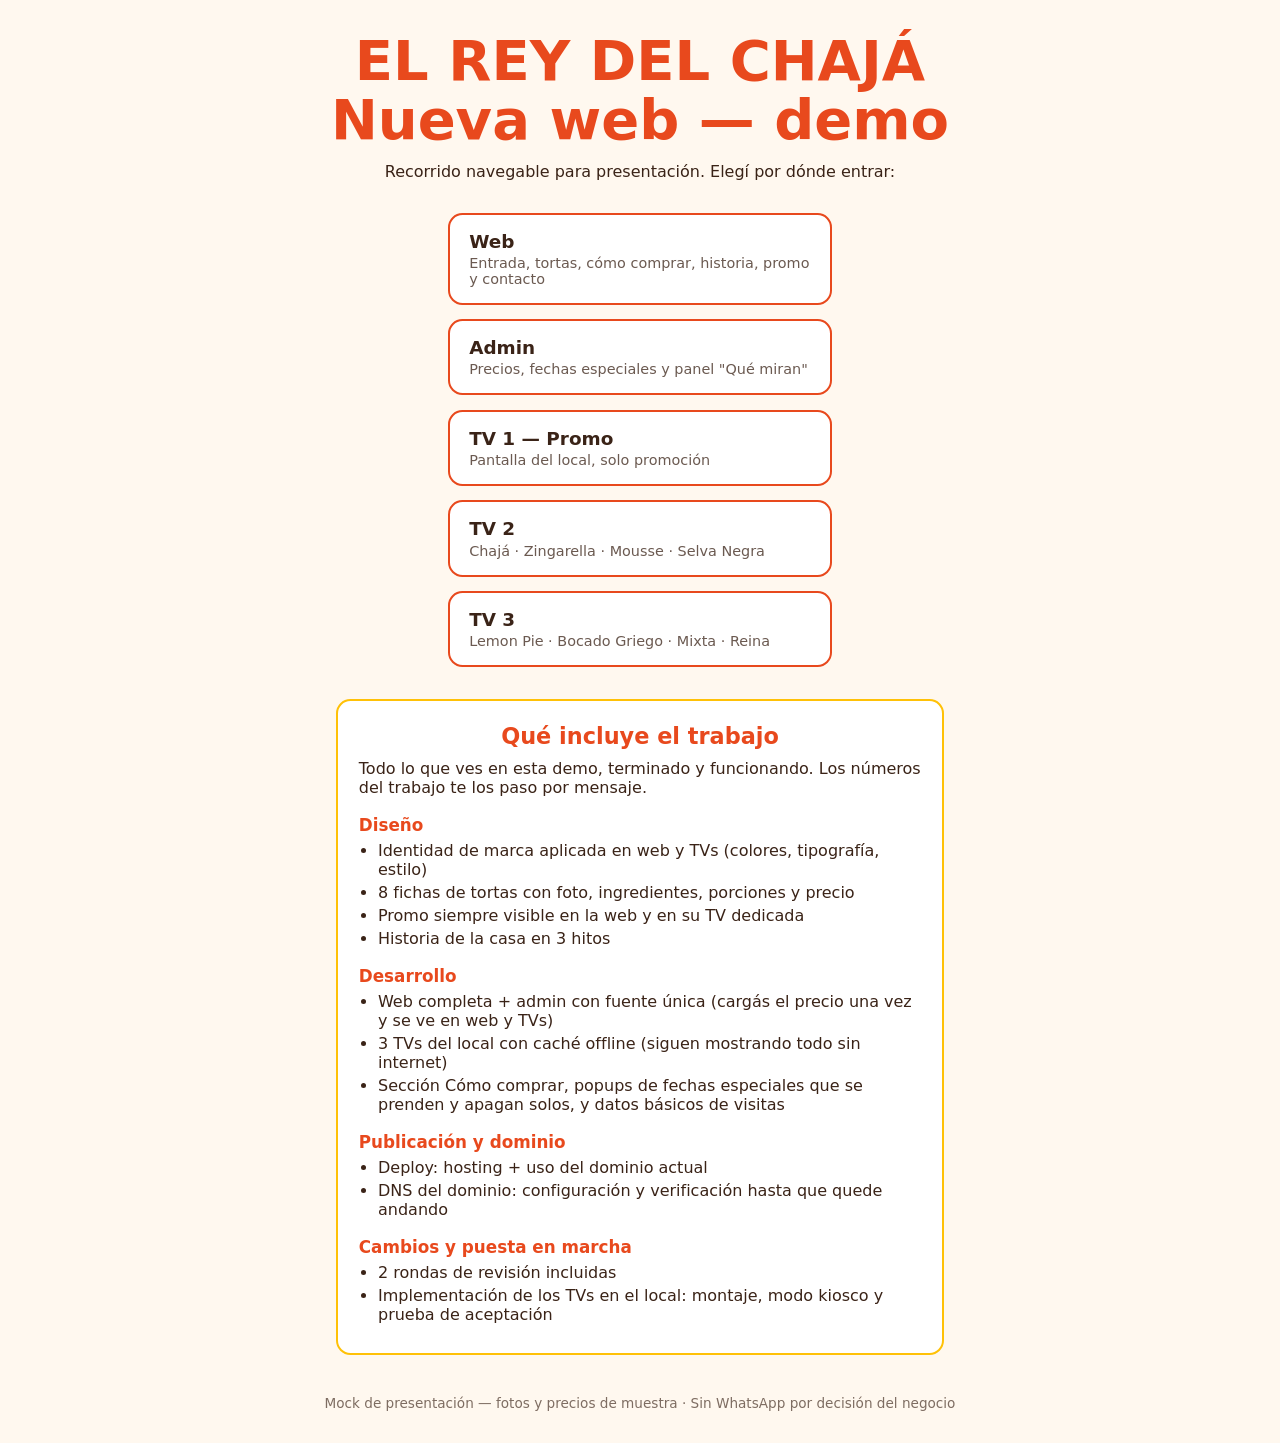
<file: index.html>
<!DOCTYPE html>
<html lang="es-AR">
<head>
<meta charset="utf-8">
<meta name="viewport" content="width=device-width, initial-scale=1">
<title>El Rey del Chajá — Nueva web (demo)</title>
<style>
  :root { --marca:#E8491D; --amarillo:#FFC107; --texto:#3A2317; --crema:#FFF8EF; }
  * { box-sizing:border-box; margin:0; padding:0; }
  body { font-family:system-ui, -apple-system, "Segoe UI", sans-serif; background:var(--crema); color:var(--texto); min-height:100vh; display:flex; flex-direction:column; align-items:center; justify-content:center; padding:2rem 1rem; }
  h1 { color:var(--marca); font-size:clamp(2rem,7vw,3.5rem); text-align:center; line-height:1.05; }
  p.sub { margin:.75rem 0 2rem; text-align:center; max-width:36rem; }
  nav { display:grid; gap:.9rem; width:min(24rem,100%); }
  a.card { display:block; text-decoration:none; color:var(--texto); background:#fff; border:2px solid var(--marca); border-radius:.9rem; padding:1rem 1.2rem; font-weight:700; font-size:1.15rem; }
  a.card small { display:block; font-weight:400; font-size:.9rem; opacity:.75; margin-top:.2rem; }
  a.card:hover { background:var(--marca); color:#fff; }
  a.card:hover small { opacity:.9; }
  section.plan { width:min(38rem,100%); background:#fff; border:2px solid var(--amarillo); border-radius:.9rem; padding:1.4rem 1.3rem; margin-top:2rem; }
   section.plan h2 { color:var(--marca); font-size:1.4rem; margin-bottom:.6rem; text-align:center; }
   section.plan h3 { color:var(--marca); font-size:1.05rem; margin:1.1rem 0 .2rem; }
  section.plan p { margin:.5rem 0; }
  section.plan ul { margin:.4rem 0 .4rem 1.2rem; }
  section.plan li { margin:.25rem 0; }
  section.plan .precio { font-weight:700; }
  footer { margin-top:2.5rem; font-size:.85rem; opacity:.65; text-align:center; }
</style>
</head>
<body>
  <h1>EL REY DEL CHAJÁ<br>Nueva web — demo</h1>
  <p class="sub">Recorrido navegable para presentación. Elegí por dónde entrar:</p>
  <nav>
    <a class="card" href="mock/index.html">Web<small>Entrada, tortas, cómo comprar, historia, promo y contacto</small></a>
    <a class="card" href="mock/admin.html">Admin<small>Precios, fechas especiales y panel "Qué miran"</small></a>
    <a class="card" href="mock/tv1.html">TV 1 — Promo<small>Pantalla del local, solo promoción</small></a>
    <a class="card" href="mock/tv2.html">TV 2<small>Chajá · Zingarella · Mousse · Selva Negra</small></a>
    <a class="card" href="mock/tv3.html">TV 3<small>Lemon Pie · Bocado Griego · Mixta · Reina</small></a>
  </nav>
  <section class="plan">
    <h2>Qué incluye el trabajo</h2>
    <p>Todo lo que ves en esta demo, terminado y funcionando. Los números del trabajo te los paso por mensaje.</p>
    <h3>Diseño</h3>
    <ul>
      <li>Identidad de marca aplicada en web y TVs (colores, tipografía, estilo)</li>
      <li>8 fichas de tortas con foto, ingredientes, porciones y precio</li>
      <li>Promo siempre visible en la web y en su TV dedicada</li>
      <li>Historia de la casa en 3 hitos</li>
    </ul>
    <h3>Desarrollo</h3>
    <ul>
      <li>Web completa + admin con fuente única (cargás el precio una vez y se ve en web y TVs)</li>
      <li>3 TVs del local con caché offline (siguen mostrando todo sin internet)</li>
      <li>Sección Cómo comprar, popups de fechas especiales que se prenden y apagan solos, y datos básicos de visitas</li>
    </ul>
    <h3>Publicación y dominio</h3>
    <ul>
      <li>Deploy: hosting + uso del dominio actual</li>
      <li>DNS del dominio: configuración y verificación hasta que quede andando</li>
    </ul>
    <h3>Cambios y puesta en marcha</h3>
    <ul>
      <li>2 rondas de revisión incluidas</li>
      <li>Implementación de los TVs en el local: montaje, modo kiosco y prueba de aceptación</li>
    </ul>
  </section>
  <footer>Mock de presentación — fotos y precios de muestra · Sin WhatsApp por decisión del negocio</footer>
</body>
</html>
</file>
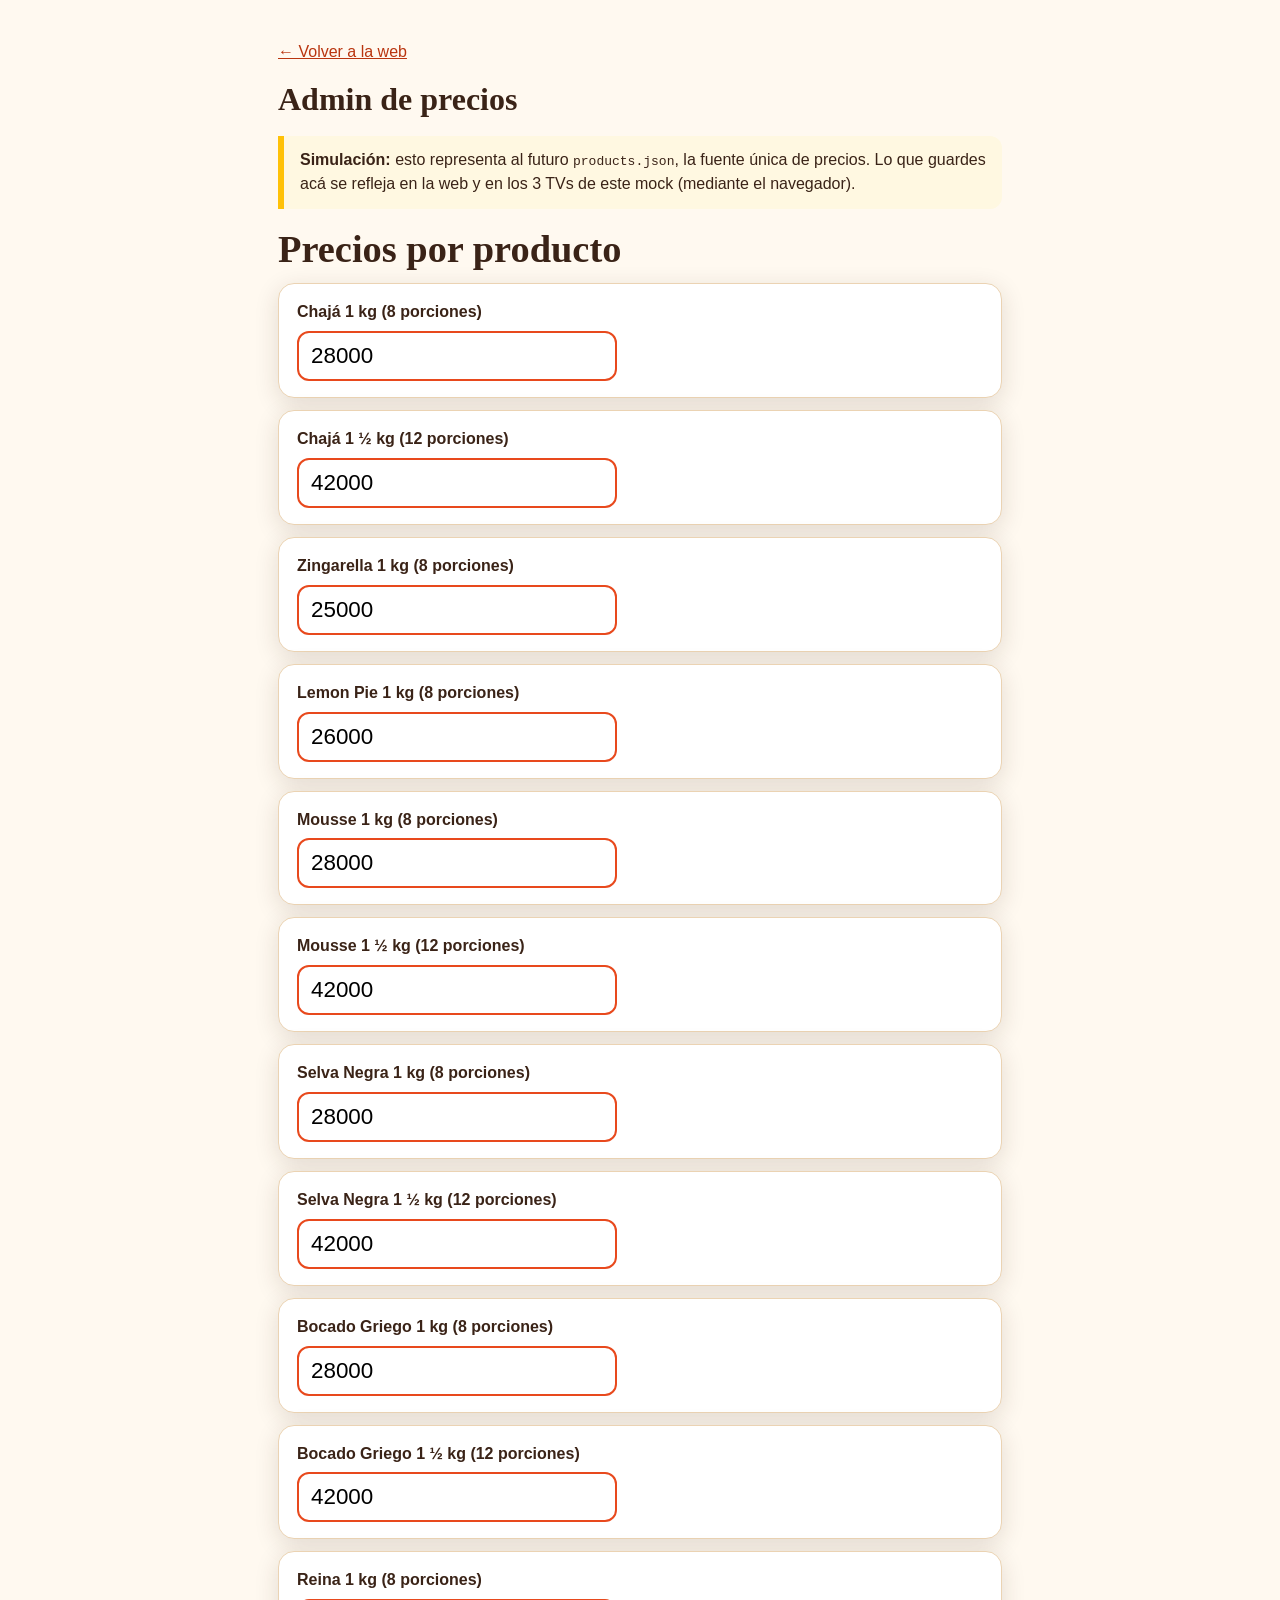
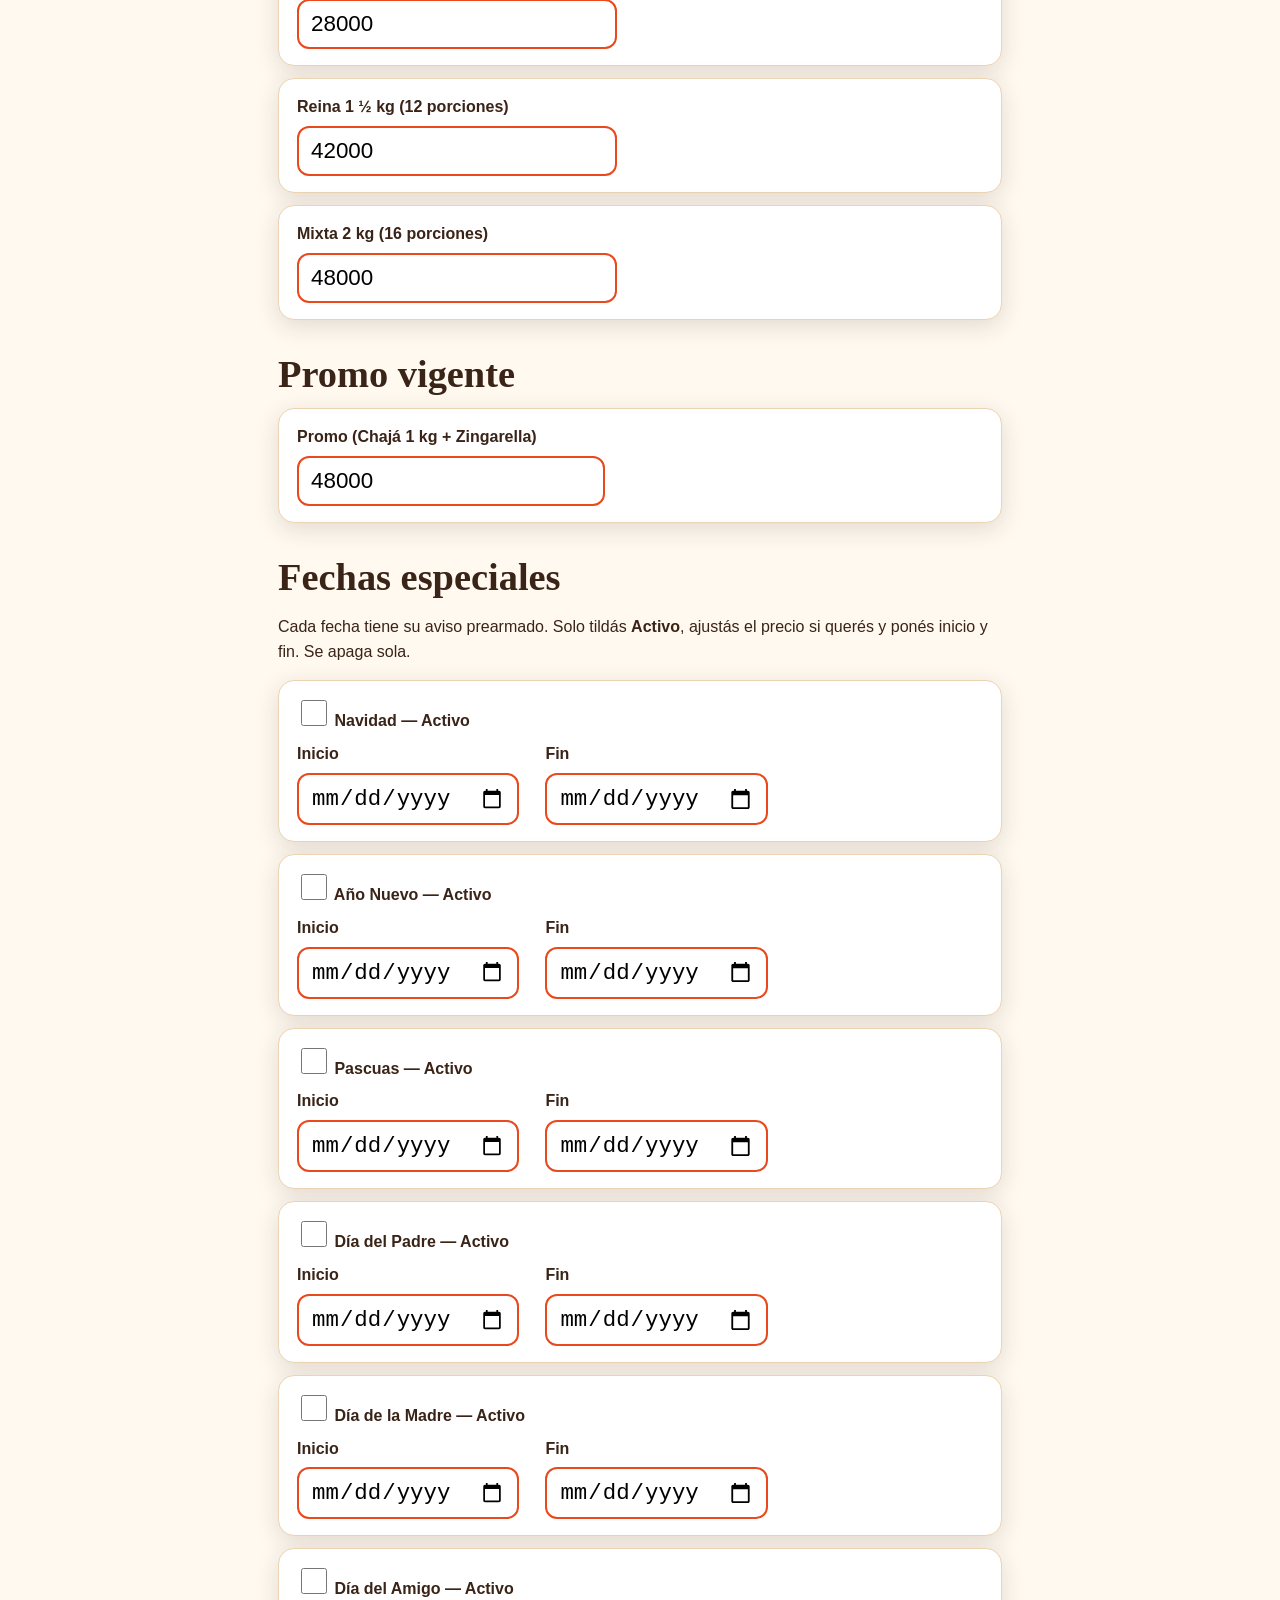
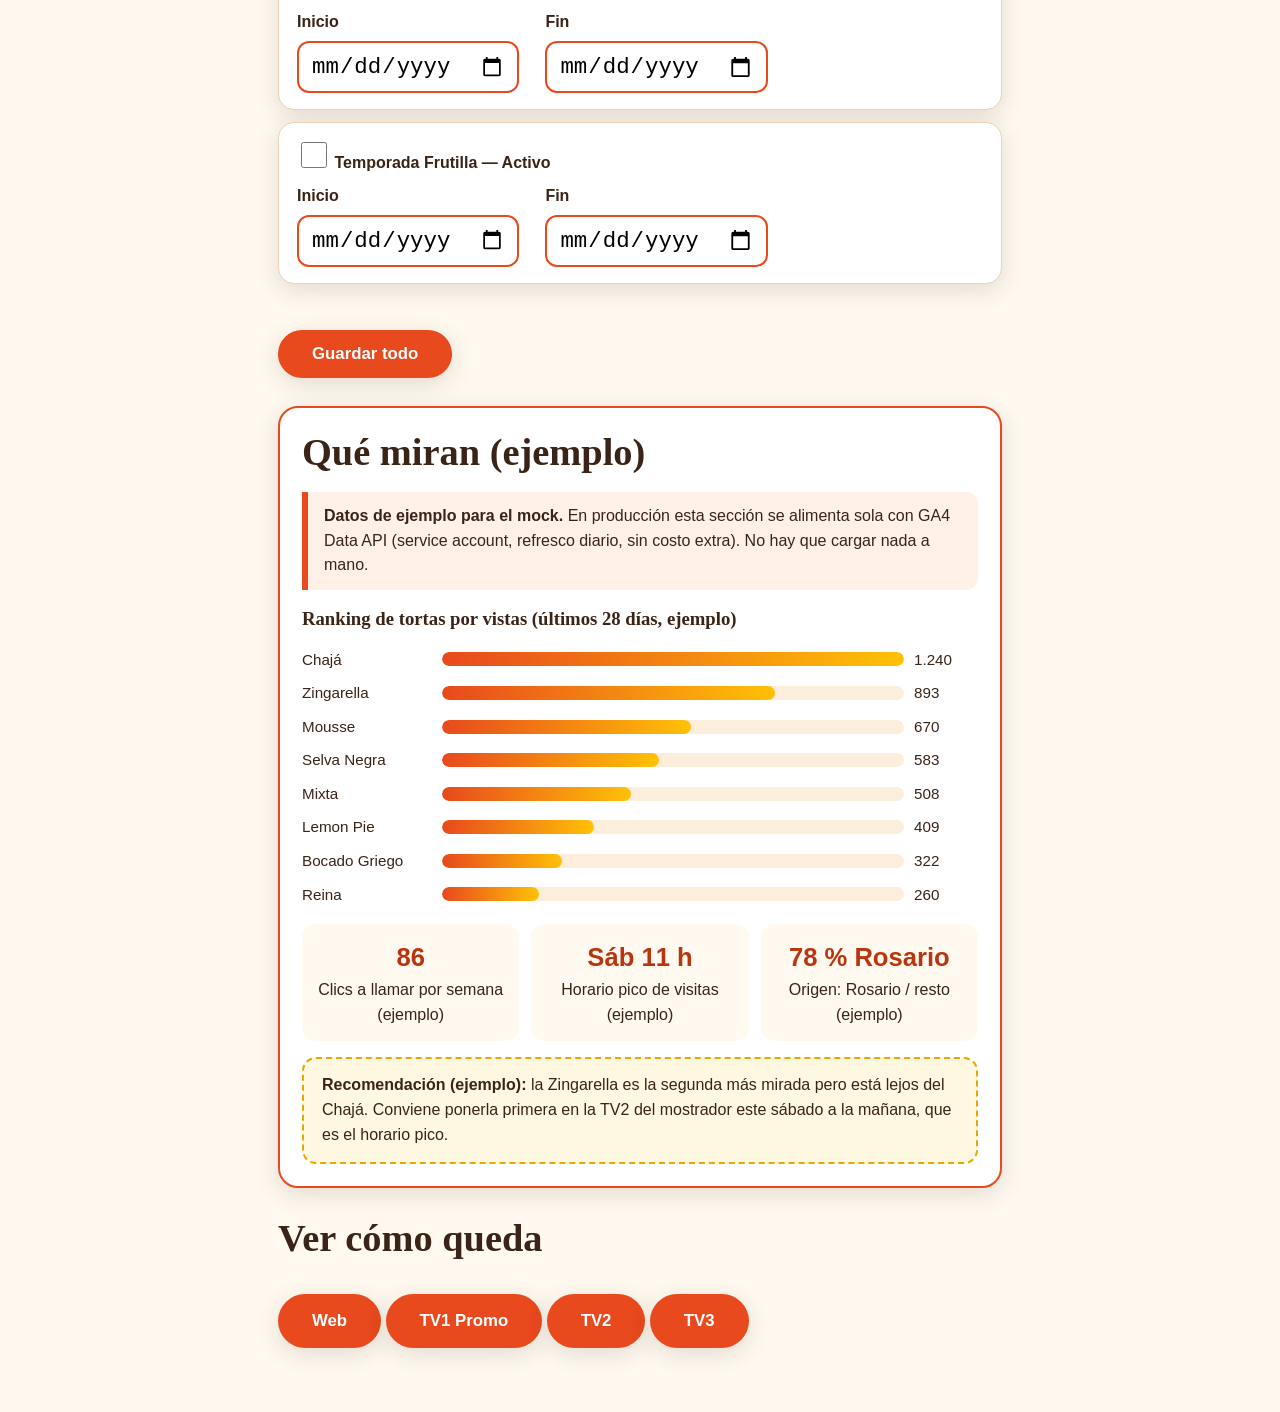
<file: mock/admin.html>
<!DOCTYPE html>
<html lang="es">
<head>
<meta charset="utf-8">
<meta name="viewport" content="width=device-width, initial-scale=1">
<title>Admin de precios — El Rey del Chajá (mock)</title>
<link rel="stylesheet" href="style.css">
</head>
<body class="admin">
<div class="wrap" style="padding-top:24px;padding-bottom:48px;max-width:760px">
  <p><a href="index.html">← Volver a la web</a></p>
  <h1>Admin de precios</h1>
  <div class="nota-admin">
    <strong>Simulación:</strong> esto representa al futuro <code>products.json</code>, la fuente única de precios.
    Lo que guardes acá se refleja en la web y en los 3 TVs de este mock (mediante el navegador).
  </div>

  <h2 style="text-align:left">Precios por producto</h2>
  <div id="campos"></div>

  <h2 style="text-align:left;margin-top:32px">Promo vigente</h2>
  <div class="campo">
    <div class="fila">
      <div><label for="p-promo">Promo (Chajá 1 kg + Zingarella)</label><br>
      <input type="number" id="p-promo" min="0" step="500"></div>
    </div>
  </div>

  <h2 style="text-align:left;margin-top:32px">Fechas especiales</h2>
  <p>Cada fecha tiene su aviso prearmado. Solo tildás <strong>Activo</strong>, ajustás el precio si querés y ponés inicio y fin. Se apaga sola.</p>
  <div id="fechas"></div>

  <div style="margin:28px 0;display:flex;gap:12px;flex-wrap:wrap">
    <button class="btn" id="guardar">Guardar todo</button>
    <span id="ok" style="align-self:center;font-weight:700;color:var(--marca-osc)"></span>
  </div>

  <section class="analytics" aria-label="Qué miran, datos de ejemplo">
    <h2 style="text-align:left">Qué miran (ejemplo)</h2>
    <div class="nota-admin ejemplo-aviso">
      <strong>Datos de ejemplo para el mock.</strong> En producción esta sección se alimenta sola con
      GA4 Data API (service account, refresco diario, sin costo extra). No hay que cargar nada a mano.
    </div>
    <h3 style="margin-top:16px">Ranking de tortas por vistas (últimos 28 días, ejemplo)</h3>
    <ul class="ranking">
      <li><span>Chajá</span><span class="barra"><i style="width:100%"></i></span><span>1.240</span></li>
      <li><span>Zingarella</span><span class="barra"><i style="width:72%"></i></span><span>893</span></li>
      <li><span>Mousse</span><span class="barra"><i style="width:54%"></i></span><span>670</span></li>
      <li><span>Selva Negra</span><span class="barra"><i style="width:47%"></i></span><span>583</span></li>
      <li><span>Mixta</span><span class="barra"><i style="width:41%"></i></span><span>508</span></li>
      <li><span>Lemon Pie</span><span class="barra"><i style="width:33%"></i></span><span>409</span></li>
      <li><span>Bocado Griego</span><span class="barra"><i style="width:26%"></i></span><span>322</span></li>
      <li><span>Reina</span><span class="barra"><i style="width:21%"></i></span><span>260</span></li>
    </ul>
    <div class="kpis">
      <div class="kpi"><strong>86</strong>Clics a llamar por semana (ejemplo)</div>
      <div class="kpi"><strong>Sáb 11 h</strong>Horario pico de visitas (ejemplo)</div>
      <div class="kpi"><strong>78 % Rosario</strong>Origen: Rosario / resto (ejemplo)</div>
    </div>
    <div class="reco"><strong>Recomendación (ejemplo):</strong> la Zingarella es la segunda más mirada pero está lejos del Chajá. Conviene ponerla primera en la TV2 del mostrador este sábado a la mañana, que es el horario pico.</div>
  </section>

  <h2 style="text-align:left">Ver cómo queda</h2>
  <p>
    <a class="btn" href="index.html">Web</a>
    <a class="btn" href="tv1.html">TV1 Promo</a>
    <a class="btn" href="tv2.html">TV2</a>
    <a class="btn" href="tv3.html">TV3</a>
  </p>
</div>

<script>
var CAMPOS = [
  ["Chajá 1 kg (8 porciones)", "chaja_1kg", 28000],
  ["Chajá 1 ½ kg (12 porciones)", "chaja_15kg", 42000],
  ["Zingarella 1 kg (8 porciones)", "zingarella", 25000],
  ["Lemon Pie 1 kg (8 porciones)", "lemon", 26000],
  ["Mousse 1 kg (8 porciones)", "mousse_1kg", 28000],
  ["Mousse 1 ½ kg (12 porciones)", "mousse_15kg", 42000],
  ["Selva Negra 1 kg (8 porciones)", "selva_1kg", 28000],
  ["Selva Negra 1 ½ kg (12 porciones)", "selva_15kg", 42000],
  ["Bocado Griego 1 kg (8 porciones)", "bocado_1kg", 28000],
  ["Bocado Griego 1 ½ kg (12 porciones)", "bocado_15kg", 42000],
  ["Reina 1 kg (8 porciones)", "reina_1kg", 28000],
  ["Reina 1 ½ kg (12 porciones)", "reina_15kg", 42000],
  ["Mixta 2 kg (16 porciones)", "mixta", 48000]
];
var FECHAS = [
  ["Navidad", "navidad"], ["Año Nuevo", "anonuevo"], ["Pascuas", "pascuas"],
  ["Día del Padre", "padre"], ["Día de la Madre", "madre"],
  ["Día del Amigo", "amigo"], ["Temporada Frutilla", "frutilla"]
];
var KEY = "chaja_prices_v1";

function leer(){
  try{
    var g = JSON.parse(localStorage.getItem(KEY) || "null");
    if(g) return g;
  }catch(e){}
  return null;
}

// Armar inputs de precios
var cont = document.getElementById("campos");
var g0 = leer();
CAMPOS.forEach(function(c){
  var val = (g0 && g0.precios && g0.precios[c[1]] != null) ? g0.precios[c[1]] : c[2];
  var d = document.createElement("div");
  d.className = "campo";
  d.innerHTML = '<label>'+c[0]+'</label><br><input type="number" data-k="'+c[1]+'" value="'+val+'" min="0" step="500">';
  cont.appendChild(d);
});
document.getElementById("p-promo").value = (g0 && g0.precios && g0.precios.promo != null) ? g0.precios.promo : 48000;

// Armar fechas
var fc = document.getElementById("fechas");
FECHAS.forEach(function(f){
  var s = (g0 && g0.fechas && g0.fechas[f[1]]) || {activo:false, inicio:"", fin:""};
  var d = document.createElement("div");
  d.className = "campo";
  d.innerHTML = '<label><input type="checkbox" data-f="'+f[1]+'-activo"'+(s.activo?" checked":"")+'> '+f[0]+' — Activo</label>' +
    '<div class="fila" style="margin-top:8px"><div><label>Inicio</label><br><input type="date" data-f="'+f[1]+'-inicio" value="'+(s.inicio||"")+'"></div>' +
    '<div><label>Fin</label><br><input type="date" data-f="'+f[1]+'-fin" value="'+(s.fin||"")+'"></div></div>';
  fc.appendChild(d);
});

document.getElementById("guardar").addEventListener("click", function(){
  var precios = {};
  document.querySelectorAll("input[data-k]").forEach(function(i){ precios[i.getAttribute("data-k")] = Number(i.value); });
  precios.promo = Number(document.getElementById("p-promo").value);
  var fechas = {};
  FECHAS.forEach(function(f){
    fechas[f[1]] = {
      activo: document.querySelector('[data-f="'+f[1]+'-activo"]').checked,
      inicio: document.querySelector('[data-f="'+f[1]+'-inicio"]').value,
      fin: document.querySelector('[data-f="'+f[1]+'-fin"]').value
    };
  });
  localStorage.setItem(KEY, JSON.stringify({precios:precios, fechas:fechas}));
  document.getElementById("ok").textContent = "✓ Guardado. Abrí la web o los TVs para verlo.";
});
</script>
</body>
</html>
</file>
<file: mock/style.css>
/* El Rey del Chajá — mock compartido (index + admin + 3 TVs). Cero dependencias. */
/* Paleta de marca: rojo anaranjado #E8491D + amarillo #FFC107, base crema/blanco, marrón solo texto. */
:root{
  --marca:#E8491D; --marca-osc:#B9350F; --marca-claro:#F96F3F;
  --amarillo:#FFC107; --amarillo-fuerte:#E8A800; --amarillo-suave:#FFF3C4;
  --crema:#FFF9F0; --crema-2:#FDEEDB; --blanco:#FFFFFF;
  --texto:#3A2317; --texto-suave:#6B4A33;
  --sombra:0 6px 24px rgba(58,35,23,.14); --radio:16px;
  --fuente:"Playfair Display",Georgia,"Times New Roman",serif;
  --fuente-cuerpo:-apple-system,BlinkMacSystemFont,"Segoe UI",Roboto,"Helvetica Neue",Arial,sans-serif;
}
*{box-sizing:border-box}
html{scroll-behavior:smooth}
body{margin:0;font-family:var(--fuente-cuerpo);color:var(--texto);background:var(--crema);line-height:1.55}
img{max-width:100%;display:block}
a{color:var(--marca-osc)}
.wrap{max-width:1080px;margin:0 auto;padding:0 18px}
section.bloque{padding:56px 0}
h1,h2,h3{font-family:var(--fuente);color:var(--texto);line-height:1.15;margin:0 0 12px}
h2{font-size:clamp(1.6rem,4.5vw,2.4rem);text-align:center}
.sub{text-align:center;color:var(--texto-suave);margin:0 auto 28px;max-width:640px}

/* Header fijo */
header.top{position:sticky;top:0;z-index:40;background:var(--blanco);border-bottom:3px solid var(--marca)}
header.top .barra{display:flex;align-items:center;gap:10px;padding:10px 18px;max-width:1080px;margin:0 auto}
.corona{display:inline-block;font-size:1.7rem;transition:transform .25s ease;color:var(--marca)}
.marca{font-family:var(--fuente);font-weight:700;color:var(--texto);font-size:1.1rem}
nav.menu{margin-left:auto;display:flex;gap:14px;font-size:.92rem}
nav.menu a{text-decoration:none;color:var(--texto-suave)}
nav.menu a:hover{color:var(--marca-osc);text-decoration:underline}
.tel-chip{background:var(--marca);color:#fff;border-radius:999px;padding:6px 14px;text-decoration:none;font-weight:700;white-space:nowrap}
.tel-chip:hover{background:var(--marca-osc)}

/* 1) Entrada: cartel luminoso tipográfico, sin imagen */
#entrada{position:fixed;inset:0;z-index:100;display:flex;align-items:center;justify-content:center;background:#140B06;transition:opacity .6s ease;overflow:hidden}
#entrada.fuera{opacity:0;pointer-events:none}
#entrada .cartel{position:relative;text-align:center;padding:0 4vw;width:100%;max-width:100vw;overflow-wrap:break-word}
#entrada .cartel .sobre{letter-spacing:.3em;text-transform:uppercase;font-size:.8rem;color:var(--amarillo);margin:0 0 14px}
#entrada .cartel h1{
  color:#FFF6E5;font-family:var(--fuente);font-weight:800;
  font-size:clamp(4rem,18vw,16rem);line-height:.95;margin:0 0 10px;
  max-width:100vw;overflow-wrap:break-word;text-wrap:balance;
  text-shadow:0 0 12px rgba(255,193,7,.9),0 0 42px rgba(232,73,29,.85),0 0 90px rgba(232,73,29,.5);
  animation:encendido 1.4s steps(1) 1 forwards;
}
#entrada .cartel h1 span{display:block}
@keyframes encendido{
  0%{opacity:0;text-shadow:none}
  8%{opacity:1;text-shadow:0 0 8px rgba(255,193,7,.8)}
  14%{opacity:.25;text-shadow:none}
  22%{opacity:1;text-shadow:0 0 18px rgba(255,193,7,.9),0 0 50px rgba(232,73,29,.7)}
  30%{opacity:.4;text-shadow:none}
  42%{opacity:1}
  100%{opacity:1;text-shadow:0 0 12px rgba(255,193,7,.9),0 0 42px rgba(232,73,29,.85),0 0 90px rgba(232,73,29,.5)}
}
#entrada .cartel .bajada{color:#F5E7CE;letter-spacing:.22em;text-transform:uppercase;font-size:.8rem;margin:0 0 8px}
#entrada .acciones{position:absolute;right:18px;bottom:16px;display:flex;gap:8px}
#entrada .acciones .btn{margin-top:0;padding:8px 16px;font-size:.85rem;font-weight:700}
#entrada .acciones .btn.fantasma{padding:7px 14px;font-size:.8rem}
.btn{display:inline-block;background:var(--marca);color:#fff;font-weight:800;border:0;border-radius:999px;padding:14px 34px;font-size:1.05rem;cursor:pointer;text-decoration:none;margin-top:18px;box-shadow:var(--sombra)}
.btn:hover{background:var(--marca-osc)}
.btn.fantasma{background:transparent;color:#fff;border:2px solid rgba(255,255,255,.7);box-shadow:none;font-size:.9rem;padding:10px 22px}

/* Hero */
.hero{background:var(--marca);color:#fff;text-align:center;padding:72px 18px 60px}
.hero h1{color:#fff;font-size:clamp(2.2rem,7vw,3.6rem)}
.hero p.lema{letter-spacing:.3em;text-transform:uppercase;font-size:.85rem;color:var(--amarillo)}
.hero p:last-child{color:#FFE9D6}

/* 2) Grilla tortas: 2 columnas desktop, fotos protagonistas */
.grilla{display:grid;grid-template-columns:1fr;gap:26px}
@media(min-width:720px){.grilla{grid-template-columns:repeat(2,1fr)}}
.card{background:var(--blanco);border:2px solid var(--crema-2);border-radius:20px;overflow:hidden;cursor:pointer;box-shadow:var(--sombra);text-align:left;font:inherit;color:inherit;padding:0;width:100%}
.card:hover{transform:translateY(-3px);border-color:var(--marca)}
.card .foto{aspect-ratio:4/3;background:var(--crema-2);object-fit:cover;width:100%}
.card .cuerpo{padding:20px 22px 26px}
.card h3{margin:0 0 6px;font-size:clamp(1.5rem,3vw,1.9rem)}
.card .precio{font-size:clamp(1.7rem,3.5vw,2.2rem);font-weight:800;color:var(--marca-osc)}
.card .porc{font-size:1rem;color:var(--texto-suave)}

/* Modal ficha */
.modal{position:fixed;inset:0;z-index:90;display:none;align-items:center;justify-content:center;background:rgba(20,11,6,.65);padding:16px}
.modal.abierto{display:flex}
.modal .ficha{background:var(--blanco);border-radius:20px;max-width:640px;width:100%;max-height:90vh;overflow:auto;box-shadow:var(--sombra)}
.modal .ficha img{width:100%;aspect-ratio:16/9;object-fit:cover;background:var(--crema-2)}
.modal .ficha .txt{padding:22px 24px 28px}
.modal .ficha ul{padding-left:20px;margin:8px 0}
.cerrar{float:right;background:var(--marca);color:#fff;border:0;border-radius:50%;width:44px;height:44px;min-width:44px;min-height:44px;font-size:1.4rem;cursor:pointer;display:inline-flex;align-items:center;justify-content:center;line-height:1}
.tabla-precios{width:100%;border-collapse:collapse;margin:10px 0}
.tabla-precios td{border-bottom:1px dashed #E5C9A8;padding:8px 4px}
.tabla-precios td:last-child{text-align:right;font-weight:800;color:var(--marca-osc)}

/* 3) Cómo comprar */
.como-comprar{background:var(--crema-2);border-top:4px solid var(--marca);border-bottom:4px solid var(--marca)}
.pasos{display:grid;gap:14px;margin:24px 0}
@media(min-width:720px){.pasos{grid-template-columns:repeat(3,1fr)}}
.paso{background:var(--blanco);border-radius:var(--radio);padding:20px;text-align:center;box-shadow:var(--sombra)}
.paso .n{font-size:2rem}
.cita{font-family:var(--fuente);font-size:clamp(1.2rem,3.5vw,1.7rem);color:var(--texto);text-align:center;max-width:720px;margin:0 auto 10px}
.conserva{background:#FFFDF5;border:2px dashed var(--marca);border-radius:var(--radio);padding:16px 20px;max-width:720px;margin:22px auto 0}

/* 4) Historia */
.hitos{display:grid;gap:14px}
@media(min-width:720px){.hitos{grid-template-columns:repeat(3,1fr)}}
.hito{background:var(--blanco);border-radius:var(--radio);overflow:hidden;box-shadow:var(--sombra);border-top:6px solid var(--amarillo)}
.hito .txt{padding:16px 18px}
.hito .anio{font-family:var(--fuente);color:var(--marca);font-weight:700;font-size:1.4rem}

/* 5) Promo protagonista */
#promo{background:var(--marca);color:#fff;text-align:center;padding:72px 0;border-top:8px solid var(--amarillo);border-bottom:8px solid var(--amarillo)}
#promo h2{color:var(--amarillo);font-size:clamp(1.8rem,5vw,2.8rem)}
#promo .promo-detalle{font-size:clamp(1.2rem,3vw,1.6rem);font-weight:700;color:#fff;margin:4px 0 18px}
#promo .promo-fotos{display:grid;grid-template-columns:1fr 1fr;gap:14px;max-width:760px;margin:0 auto 18px}
#promo .promo-fotos img{width:100%;aspect-ratio:4/3;object-fit:cover;border-radius:16px;border:4px solid #fff;background:#7a2308}
#promo .monto{font-family:var(--fuente);font-size:clamp(3.4rem,12vw,6rem);font-weight:800;color:#fff;margin:6px 0;line-height:1;text-shadow:0 3px 0 rgba(0,0,0,.25)}
#promo .promo-aclara{color:#FFE9D6;max-width:560px;margin:0 auto}
#promo .btn{background:var(--amarillo);color:#3A2317}
#promo .btn:hover{background:#FFD54F}

/* 6) Dónde estamos */
.tel-gigante{text-align:center;margin:10px 0 20px}
.tel-gigante a{font-family:var(--fuente);font-size:clamp(3rem,12vw,5.5rem);font-weight:700;color:var(--marca-osc);text-decoration:none}
.tel-gigante small{display:block;font-family:var(--fuente-cuerpo);font-size:1rem;color:var(--texto-suave)}
.datos{display:grid;gap:14px;margin-bottom:18px}
@media(min-width:720px){.datos{grid-template-columns:1fr 1fr}}
.dato{background:var(--blanco);border-radius:var(--radio);padding:18px 20px;box-shadow:var(--sombra)}
.mapa{overflow:hidden;max-width:100%}
.mapa iframe{width:100%;aspect-ratio:4/3;height:auto;min-height:240px;max-height:420px;border:3px solid var(--marca);border-radius:var(--radio);display:block}
.ejemplo{font-size:.8rem;color:var(--texto-suave);text-align:center}

/* 7) Footer */
footer{background:#2B1608;color:#F5E7CE;text-align:center;padding:28px 18px;font-size:.9rem}
footer strong{color:var(--amarillo)}

/* Admin */
.admin .campo{background:var(--blanco);border:1px solid #EBD3B3;border-radius:var(--radio);padding:16px 18px;margin:12px 0;box-shadow:var(--sombra)}
.admin label{font-weight:700;color:var(--texto)}
.admin input[type=number],.admin input[type=text],.admin input[type=date]{font-size:1.4rem;padding:10px 12px;border:2px solid var(--marca);border-radius:12px;width:100%;max-width:320px;margin-top:6px}
.admin input[type=checkbox]{width:26px;height:26px;accent-color:var(--marca)}
.admin .fila{display:flex;flex-wrap:wrap;gap:10px 26px;align-items:end}
.nota-admin{background:#FFF8E1;border-left:6px solid var(--amarillo);padding:12px 16px;border-radius:0 12px 12px 0;margin:18px 0;color:var(--texto)}
.nota-admin.ejemplo-aviso{border-left-color:var(--marca);background:#FFF1E8}
/* Admin analytics */
.analytics{background:var(--blanco);border:2px solid var(--marca);border-radius:20px;padding:22px;margin:28px 0;box-shadow:var(--sombra)}
.analytics h2{margin-bottom:6px}
.ranking{list-style:none;margin:18px 0 0;padding:0;display:grid;gap:10px}
.ranking li{display:grid;grid-template-columns:130px 1fr 64px;gap:10px;align-items:center;font-size:.95rem}
.ranking .barra{height:14px;background:var(--crema-2);border-radius:999px;overflow:hidden}
.ranking .barra i{display:block;height:100%;background:linear-gradient(90deg,var(--marca),var(--amarillo));border-radius:999px}
.kpis{display:grid;gap:12px;margin-top:18px}
@media(min-width:720px){.kpis{grid-template-columns:repeat(3,1fr)}}
.kpi{background:var(--crema);border-radius:14px;padding:14px 16px;text-align:center}
.kpi strong{display:block;font-size:1.6rem;color:var(--marca-osc)}
.reco{background:#FFF8E1;border:2px dashed var(--amarillo-fuerte);border-radius:14px;padding:14px 18px;margin-top:16px}

/* TV */
body.tv{background:var(--crema);margin:0;padding:2vh 2vw;min-height:100vh}
.tv .marca-tv{font-family:var(--fuente);font-weight:800;letter-spacing:.12em;text-transform:uppercase;color:var(--marca);font-size:clamp(1.2rem,3vw,2rem);margin:0 0 6px}
.tv .marco{border:6px solid var(--marca);border-radius:24px;min-height:94vh;display:flex;flex-direction:column;align-items:center;justify-content:center;text-align:center;padding:24px;background:var(--blanco);position:relative;overflow:hidden}
.tv .marco.promo-marco{animation:borde-liquido 12s ease-in-out -4s infinite}
@keyframes borde-liquido{0%,100%{border-color:var(--marca);box-shadow:0 0 8px rgba(232,73,29,.25)}50%{border-color:var(--amarillo);box-shadow:0 0 38px rgba(255,193,7,.8)}}
.tv h1{font-size:clamp(2.5rem,7vw,5.5rem)}
/* Shimmer líquido: gradiente ancho que barre ida y vuelta (ease-in-out),
   lento, con la intensidad pulsando en el mismo ciclo (filter brightness).
   Cada selector lleva duration/delay propios: nunca brillan todos a la vez. */
.tv .shimmer{background:linear-gradient(100deg,var(--marca-osc) 30%,var(--amarillo-fuerte) 44%,#FFF3C4 50%,var(--amarillo-fuerte) 56%,var(--marca-osc) 70%);background-size:250% auto;-webkit-background-clip:text;background-clip:text;color:transparent;animation:brillo-liquido 9s ease-in-out -2s infinite}
@keyframes brillo-liquido{0%,100%{background-position:0% center;filter:brightness(1)}50%{background-position:100% center;filter:brightness(1.3)}}
.tv .precio-tv{font-size:clamp(3rem,10vw,7rem);font-weight:800;color:var(--marca-osc)}
.tv .precio-tv.shimmer{background:linear-gradient(100deg,var(--marca-osc) 30%,var(--amarillo-fuerte) 44%,#FFF3C4 50%,var(--amarillo-fuerte) 56%,var(--marca-osc) 70%);background-size:250% auto;-webkit-background-clip:text;background-clip:text;color:transparent;animation:brillo-liquido 11s ease-in-out -6s infinite}
.tv .marca-tv{animation:marca-pulso 7s ease-in-out -3s infinite}
@keyframes marca-pulso{0%,100%{text-shadow:0 0 0 rgba(255,193,7,0)}50%{text-shadow:0 0 18px rgba(255,193,7,.8)}}
.cuadrantes{display:grid;grid-template-columns:1fr;gap:16px;width:100%}
@media(min-width:900px){.cuadrantes{grid-template-columns:1fr 1fr}}
.tv .cuad{background:var(--blanco);border:4px solid var(--marca);border-radius:20px;padding:14px;text-align:center;animation:borde-liquido 9s ease-in-out infinite}
/* Desfase por cuadrante: durations y delays distintos */
.tv .cuad:nth-child(1){animation-duration:8.5s;animation-delay:0s}
.tv .cuad:nth-child(2){animation-duration:9.5s;animation-delay:-2.2s}
.tv .cuad:nth-child(3){animation-duration:10.5s;animation-delay:-4.5s}
.tv .cuad:nth-child(4){animation-duration:11.5s;animation-delay:-6.8s}
.tv .cuad img{width:100%;aspect-ratio:16/10;object-fit:cover;border-radius:12px;background:var(--crema-2)}
.tv .cuad h2{font-size:clamp(1.9rem,4vw,3rem);margin:10px 0 4px}
.tv .cuad h2.shimmer{background:linear-gradient(100deg,var(--marca-osc) 30%,var(--amarillo-fuerte) 44%,#FFF3C4 50%,var(--amarillo-fuerte) 56%,var(--marca-osc) 70%);background-size:250% auto;-webkit-background-clip:text;background-clip:text;color:transparent;animation:brillo-liquido 8s ease-in-out -1s infinite}
.tv .cuad:nth-child(1) h2.shimmer{animation-delay:-1s}
.tv .cuad:nth-child(2) h2.shimmer{animation-delay:-3s}
.tv .cuad:nth-child(3) h2.shimmer{animation-delay:-5s}
.tv .cuad:nth-child(4) h2.shimmer{animation-delay:-7s}
.tv .cuad .desc{font-size:clamp(1rem,2vw,1.2rem);color:var(--texto-suave)}
.tv .cuad .linea{font-size:clamp(1.5rem,3vw,2.3rem);font-weight:800;color:var(--marca-osc);margin-top:6px}
.tv .cuad .linea.shimmer{background:linear-gradient(100deg,var(--marca-osc) 30%,var(--amarillo-fuerte) 44%,#FFF3C4 50%,var(--amarillo-fuerte) 56%,var(--marca-osc) 70%);background-size:250% auto;-webkit-background-clip:text;background-clip:text;color:transparent;animation:brillo-liquido 10s ease-in-out -4s infinite}
.tv .cuad:nth-child(1) .linea.shimmer{animation-delay:-4s}
.tv .cuad:nth-child(2) .linea.shimmer{animation-delay:-1.5s}
.tv .cuad:nth-child(3) .linea.shimmer{animation-delay:-6.5s}
.tv .cuad:nth-child(4) .linea.shimmer{animation-delay:-8.5s}
.tv .cuad .desc{font-size:clamp(1rem,2vw,1.2rem);color:var(--texto-suave)}
.tv .cuad .linea{font-size:clamp(1.5rem,3vw,2.3rem);font-weight:800;color:var(--marca-osc);margin-top:6px}
.tv .promo-fotos{display:grid;grid-template-columns:1fr 1fr;gap:16px;width:100%;max-width:900px;margin:12px 0}
.tv .promo-fotos img{width:100%;aspect-ratio:4/3;object-fit:cover;border-radius:16px;border:4px solid var(--amarillo);background:var(--crema-2)}
@media(prefers-reduced-motion:reduce){
  .tv .shimmer,.tv .precio-tv.shimmer,.tv .cuad h2.shimmer,.tv .cuad .linea.shimmer{animation:none;color:var(--marca-osc);background:none}
  .tv .marco.promo-marco,.tv .cuad,.tv .marca-tv{animation:none}
  #entrada .cartel h1{animation:none}
  html{scroll-behavior:auto}
}

/* === T20 — Polish mobile web + admin (solo mobile, desktop intacto) === */
.btn,.tel-chip,nav.menu a,.card{ -webkit-tap-highlight-color:transparent; }
.btn{min-height:44px;display:inline-flex;align-items:center;justify-content:center}
.tel-chip{min-height:44px;display:inline-flex;align-items:center}
nav.menu a{min-height:44px;display:inline-flex;align-items:center}
.card{min-height:44px}
.tel-gigante a{display:inline-block;min-height:44px;min-width:44px;padding:6px 12px;overflow-wrap:anywhere}

@media(max-width:719px){
  .wrap{padding:0 16px}
  section.bloque{padding:40px 0}
  header.top .barra{flex-wrap:wrap;row-gap:6px}
  nav.menu{order:3;flex-basis:100%;margin-left:0;gap:4px;overflow-x:auto;scrollbar-width:thin;
    -webkit-overflow-scrolling:touch;white-space:nowrap;padding-bottom:2px}
  nav.menu a{padding:6px 10px;flex:0 0 auto}
  .grilla{gap:18px}
  .card .foto{aspect-ratio:4/3}
  .card .cuerpo{padding:18px 18px 22px}
  #entrada .cartel{padding:0 16px}
  #entrada .cartel h1{font-size:clamp(2.6rem,16vw,4.5rem)}
  #entrada .cartel .sobre{font-size:.72rem;letter-spacing:.2em}
  #entrada .cartel .bajada{font-size:.72rem;letter-spacing:.16em;overflow-wrap:break-word}
  #entrada .acciones{position:static;justify-content:center;margin-top:18px}
  #entrada{flex-direction:column;padding:20px 16px}
  #promo .promo-fotos{grid-template-columns:1fr;max-width:340px}
  #promo .promo-detalle{font-size:clamp(1.1rem,5vw,1.35rem);overflow-wrap:break-word}
  .tel-gigante a{font-size:clamp(2.8rem,18vw,4rem)}
  .datos{grid-template-columns:1fr}
  /* Modal ficha como sheet casi full-screen */
  .modal{padding:0;align-items:stretch;justify-content:stretch}
  .modal .ficha{max-width:100%;width:100%;max-height:94dvh;margin:auto 0 0;
    border-radius:20px 20px 0 0;overflow:auto}
  .modal .ficha .txt{padding:18px 18px 26px}
  .modal .ficha img{aspect-ratio:16/10}
  .cerrar{width:48px;height:48px;min-width:48px;min-height:48px;font-size:1.7rem}
  /* Admin apilado, sin zoom iOS */
  .admin input[type=number],.admin input[type=text],.admin input[type=date]{
    font-size:16px;max-width:100%;width:100%;min-height:44px}
  .admin .fila{flex-direction:column;align-items:stretch}
  .admin .campo{overflow-x:auto}
  .analytics{padding:18px 16px}
  .ranking li{grid-template-columns:1fr auto;grid-template-areas:"nombre valor" "barra barra";row-gap:6px}
  .ranking li span:first-child{grid-area:nombre}
  .ranking li .barra{grid-area:barra}
  .ranking li span:last-child{grid-area:valor}
}
/* Cartel 360px sin scroll horizontal ni texto cortado */
@media(max-width:400px){
  #entrada .cartel h1{font-size:clamp(2.4rem,15.5vw,3.8rem);line-height:1}
  .hero h1{font-size:clamp(1.9rem,9vw,2.4rem);overflow-wrap:break-word}
}

/* === T23 — TVs en celu: grilla fija 2x2 sin distinguir orientación (desktop intacto) === */
/* Idea previa para el celu, no la TV real del local. */
@media(max-width:719px){
  body.tv{padding:12px;min-height:100dvh}
  body.tv .marco{min-height:calc(100dvh - 24px);padding:16px 12px;border-width:4px;
    border-radius:18px;justify-content:flex-start;gap:10px}
  .tv .marca-tv{font-size:1rem;margin:0 0 2px}
  .tv h1{font-size:clamp(1.5rem,8vw,2.2rem);margin:0 0 4px}
  /* Cuadrantes: grilla fija 2 columnas x 2 filas, full-width, compacta */
  .tv .cuadrantes{grid-template-columns:repeat(2,1fr);gap:10px;width:100%}
  .tv .cuad{padding:8px;border-width:3px;border-radius:14px}
  .tv .cuad img{aspect-ratio:4/3}
  .tv .cuad h2{font-size:clamp(.95rem,4.5vw,1.25rem);margin:6px 0 2px}
  .tv .cuad .desc{font-size:.75rem;line-height:1.3}
  .tv .cuad .linea{font-size:clamp(.8rem,4vw,1.05rem);margin-top:4px}
  /* TV1 promo apilada full-width, precio gigante */
  .tv .marco.promo-marco{gap:8px}
  .tv .promo-fotos{grid-template-columns:1fr 1fr;gap:8px;width:100%;max-width:100%;margin:6px 0}
  .tv .promo-fotos img{aspect-ratio:4/3;border-width:3px}
  .tv .precio-tv{font-size:clamp(2.6rem,16vw,4rem);line-height:1}
}
/* En la más chica la descripción sale para que entre nombre + precio + porciones */
@media(max-width:400px){
  .tv .cuadrantes{gap:8px}
  .tv .cuad{padding:6px}
  .tv .cuad .desc{display:none}
  .tv .promo-fotos{grid-template-columns:1fr;max-width:300px;margin:6px auto}
}
@media(prefers-reduced-motion:reduce){
  .tv .cuadrantes,.tv .cuad{transition:none}
}

/* === T24 — Web mobile estilo app: header compacto + bottom nav (desktop intacto) === */
.bottom-nav{display:none}
@media(max-width:719px){
  /* Header sticky compacto con la marca en mayúsculas */
  header.top .barra{flex-wrap:nowrap;gap:8px;padding:8px 14px}
  .marca{font-size:.95rem;text-transform:uppercase;letter-spacing:.08em;white-space:nowrap;
    overflow:hidden;text-overflow:ellipsis}
  .corona{font-size:1.4rem}
  /* La navegación vive abajo: se oculta el menú de arriba */
  nav.menu{display:none}
  /* Barra fija abajo con 5 atajos */
  .bottom-nav{display:grid;grid-template-columns:repeat(5,1fr);
    position:fixed;left:0;right:0;bottom:0;z-index:50;
    background:var(--blanco);border-top:3px solid var(--marca);
    padding:6px 4px calc(6px + env(safe-area-inset-bottom, 0px));
    box-shadow:0 -4px 18px rgba(58,35,23,.14)}
  .bottom-nav a{display:flex;flex-direction:column;align-items:center;gap:2px;
    text-decoration:none;color:var(--texto-suave);font-size:.72rem;font-weight:700;
    min-height:48px;min-width:44px;justify-content:center;
    -webkit-tap-highlight-color:transparent}
  .bottom-nav a .ico{font-size:1.25rem;line-height:1}
  .bottom-nav a:hover,.bottom-nav a:focus-visible{color:var(--marca-osc)}
  /* La barra no tapa contenido */
  body:not(.tv){padding-bottom:calc(72px + env(safe-area-inset-bottom, 0px))}
}
</file>
